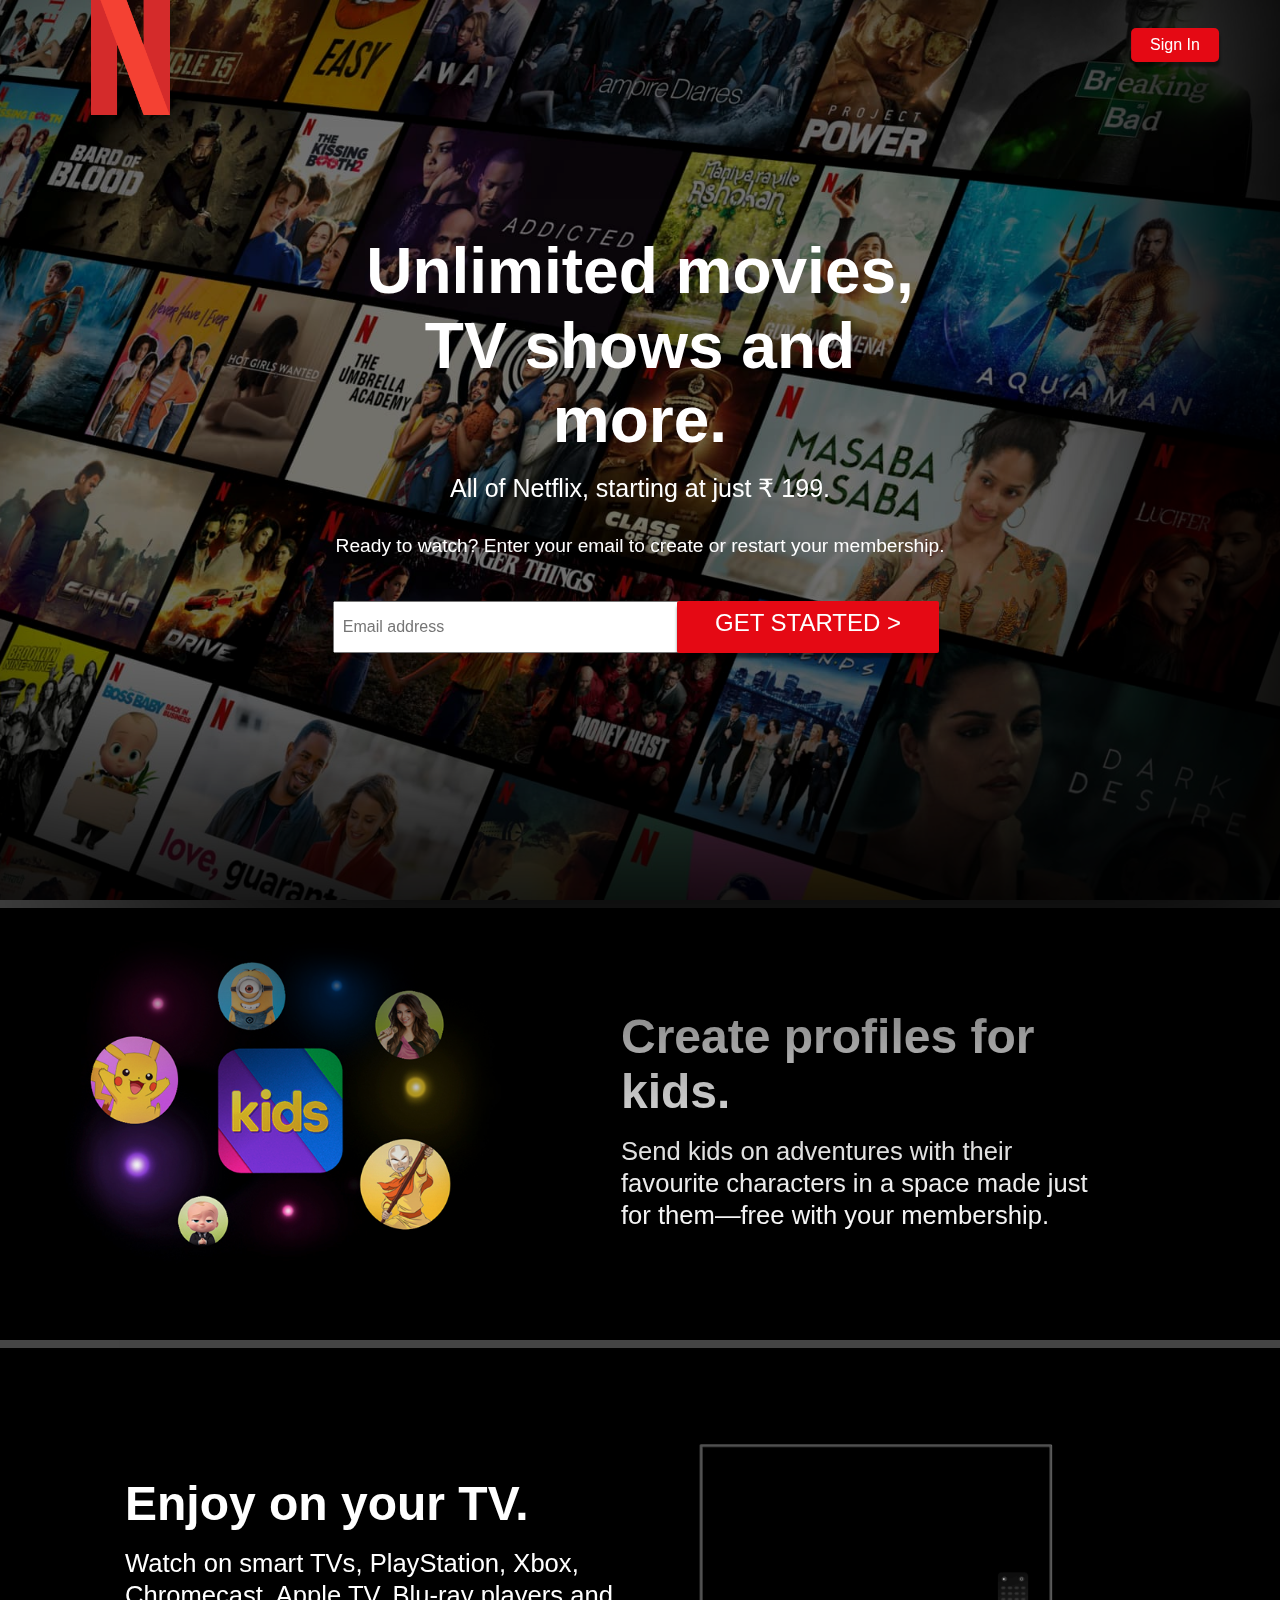
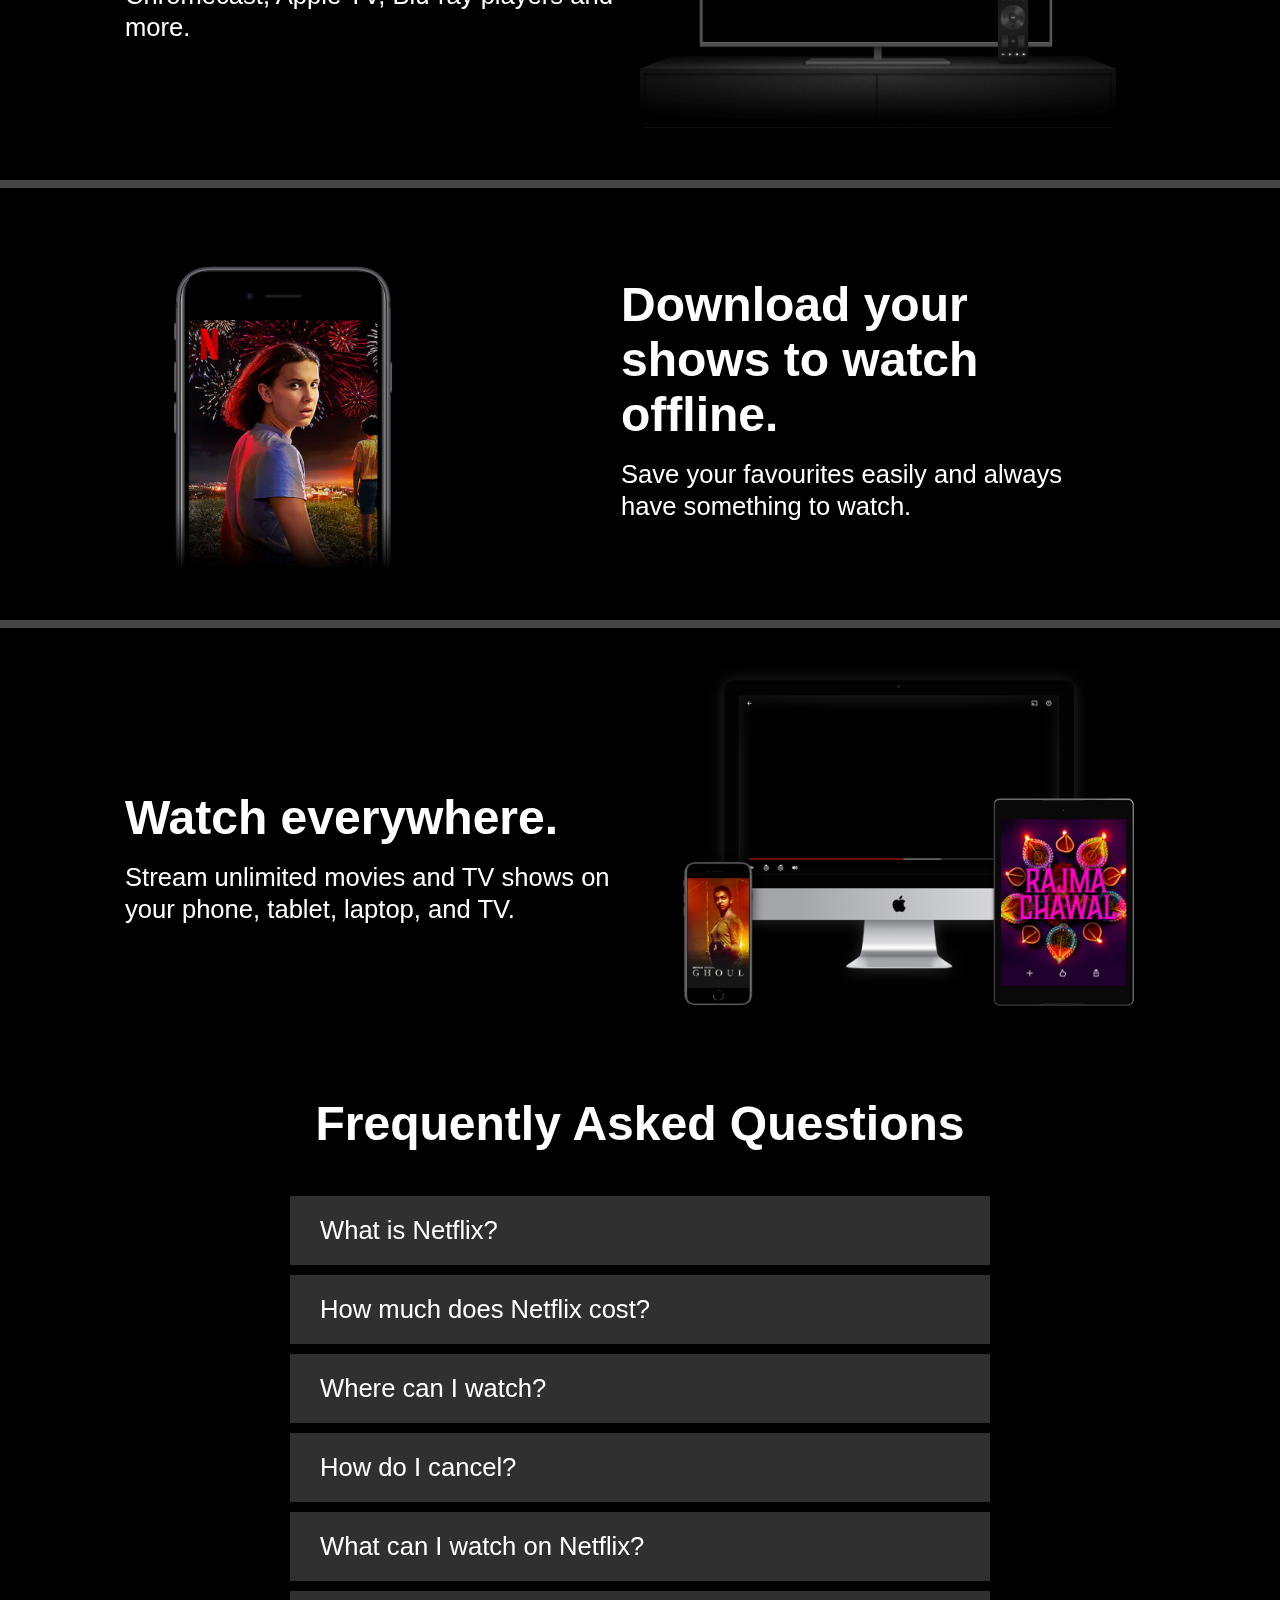
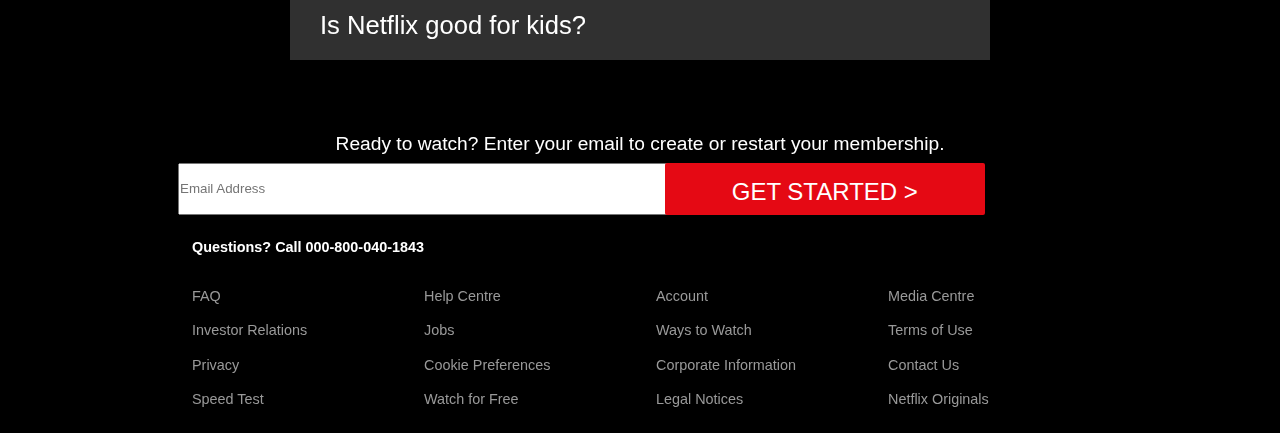
<file: index.html>
<!DOCTYPE html>
<html lang="en">
<head>
    <meta charset="UTF-8">
    <meta name="viewport" content="width=device-width, initial-scale=1.0">
    <link rel="stylesheet" href="style.css">
    <title>Netflix</title>
</head>
<body>
    <header class="showcase">
        <div class="showcase-top">
            <img src="logo.png" alt="Netflix Logo">
            <a href="index1.html" class="btn btn-rounded">Sign In</a>
        </div>
        <div class="showcase-content">
            <h1>Unlimited movies, TV shows and more.</h1>
            <h3>All of Netflix, starting at just ₹ 199.</h3>
            <p>Ready to watch? Enter your email to create or restart your membership.</p>
            <input type="email" name="email" id="mail" placeholder="Email address">
            <a href="#" class="btn btn-lg">GET STARTED ></a>
        </div>
    </header>

    <section class="style-cards">
        <div class="card-0">
            <img src="2.jpg" alt="Netflix Mobile">
            <div class="desc-0">
                <h1>Create profiles for kids.</h1>
                <h3>Send kids on adventures with their favourite characters in a space made just for them—free with your membership.</h3>
            </div>
        </div>
        <div class="card-1">
            <div class="desc-1">
                <h1>Enjoy on your TV.</h1>
                <h3>Watch on smart TVs, PlayStation, Xbox, Chromecast, Apple TV, Blu-ray players and more.</h3>
            </div>
            <img src="tv.png" alt="Netflix TV">
            <video class="video-1" autoplay="" playsinline="" muted="" loop=""><source src="1.m4v" type="video/mp4"></video>
        </div>
        <div class="card-2">
            <img src="3.jpg" alt="Netflix Mobile">
            <div class="desc-2">
                <h1>Download your shows to watch offline.</h1>
                <h3>Save your favourites easily and always have something to watch.</h3>
            </div>
        </div>
        <div class="card-3">
            <div class="desc-3">
                <h1>Watch everywhere.</h1>
                <h3>Stream unlimited movies and TV shows on your phone, tablet, laptop, and TV.</h3>
            </div>
            <img src="4.png" alt="Device-Pile-In">
            <video class="video-2" autoplay="" playsinline="" muted="" loop=""><source src="2.m4v" type="video/mp4"></video>
        </div>
    </section>

    <section class="lastsec">
        <div class="faq">
            <h1>Frequently Asked Questions</h1>
            <ul class="questions">
                <li>What is Netflix?</li>
                <li>How much does Netflix cost?</li>
                <li>Where can I watch?</li>
                <li>How do I cancel?</li>
                <li>What can I watch on Netflix?</li>
                <li>Is Netflix good for kids?</li>
            </ul>
            <p>Ready to watch? Enter your email to create or restart your membership.</p>
            <div class="input">
                <input type="email" name="email" placeholder="Email Address">
                <a href="#" class="btn-rounded"><button>GET STARTED ></button></a>
            </div>
        </div>
    </section>


    <footer class="footer">
        <p>Questions? Call 000-800-040-1843</p>
        <div class="footer-cols">
            <ul>
                <li><a href="#">FAQ</a></li>
                <li><a href="#">Investor Relations</a></li>
                <li><a href="#">Privacy</a></li>
                <li><a href="#">Speed Test</a></li>
            </ul>
            <ul>
                <li><a href="#">Help Centre</a></li>
                <li><a href="#">Jobs</a></li>
                <li><a href="#">Cookie Preferences</a></li>
                <li><a href="#">Watch for Free</a></li>
            </ul>
            <ul>
                <li><a href="#">Account</a></li>
                <li><a href="#">Ways to Watch</a></li>
                <li><a href="#">Corporate Information</a></li>
                <li><a href="#">Legal Notices</a></li>
            </ul>
            <ul>
                <li><a href="#">Media Centre</a></li>
                <li><a href="#">Terms of Use</a></li>
                <li><a href="#">Contact Us</a></li>
                <li><a href="#">Netflix Originals</a></li>
            </ul>
        </div>
    </footer>
</body>
</html>
</file>
<file: style.css>
:root{
    --primary-color: #e50914;
    --dark-color: #141414;
    --light-color: #f4f4f4;
}

*{
    margin: 0;
    padding: 0;
}

body{
    font-family: Arial, Helvetica, sans-serif;
    background: #000000;
    color: #999999;
}

ul{
    list-style: none;
}

h1,h2,h3,h4{
    color: #ffffff;
}

h3{
    font-weight: lighter;
}

a{
    color: #ffffff;
    text-decoration: none;
}

p{
    margin: 0.5rem 0;
    font-weight: bold;
    color: #ffffff;
}

img{
    width: 100%;
}

.showcase{
    width: 100%;
    height: 100vh;
    position: relative;
    background: url("1.jpg") no-repeat center center/cover;
}

.showcase::after{
    content: "";
    position: absolute;
    top: 0;
    left: 0;
    width: 100%;
    height: 100%;
    z-index: 1;
    background: rgba(0, 0, 0, 0.4);
    box-shadow: 120px 100px 250px #000000 , inset -120px -100px 250px #000000;
}

.showcase-top{
    position: relative;
    z-index: 2;
    height: 90px;
}

.showcase-top img{
    width: 140px;
    position: absolute;
    top: 50%;
    left: 0;
    transform: translate(40% , -50%);
}

.showcase-top a{
    position: absolute;
    top: 50%;
    right: 0;
    transform: translate(-60% , -50%);
}

.showcase-content{
    position: relative;
    margin: 0 26%;
    z-index: 2;
    display: flex;
    flex-direction: column;
    justify-content: center;
    text-align: center;
    align-items: center;
    margin-top: 9rem;
}

.showcase-content h1{
    font-weight: 700;
    font-size: 64px;
    margin: 0 30px;
    max-width: 800px;
    line-height: 74.5px;
}

.showcase-content h3{
    color: white;
    font-size: 25px;
    margin: 16px 0;
}

.showcase-content p{
    font-size: 19.2px;
    font-weight: 300;
    padding-top: 0.5rem;
    padding-bottom: 1rem;
}

.showcase-content input{
    position: absolute;
    left: 0;
    bottom: -8vh;
    width: 454px;
    height: 3rem;
    font-size: 1rem;
    padding-left: 0.5rem;
}

.btn{
    display: inline-block;
    background: var(--primary-color);
    color: white;
    padding: 0.5rem 1.2rem;
    font-size: 1rem;
    text-align: center;
    border: none;
    cursor: pointer;
    border-radius: 2px;
    margin-right: 0.5rem;
    outline: none;
    box-shadow: 0 5px 3px rgba(0, 0, 0, 0.45);
}

.btn:hover{
    opacity: 0.9;
}

.btn-rounded{
    border-radius: 5px;
}

.showcase-content .btn-lg{
    position: absolute;
    right: 0;
    bottom: -8vh;
    padding: 0.5rem 1.2rem;
    font-size: 1.5rem;
    text-transform: uppercase;
    height: 36px;
    width: 14rem;
}

.card-0 , 
.card-1,
.card-2,
.card-3{
    border-top: 8px rgb(69, 69, 69) solid;
    padding: 50px;
}

.card-0{
    position: relative;
    display: inline-grid;
    grid-template-columns: 40% 50%;
    text-align: left;
    align-items: center;
    padding: 25px 45px 50px;
}

.desc-0{
    padding-left: 100px;
}

.card-1{
    position: relative;
    display: inline-grid;
    grid-template-columns: 50% 40%;
    text-align: left;
    align-items: center;
    padding: 25px 45px 50px;
}

.desc-1{
    padding-left: 80px;
}

.style-cards h1{
    font-size: 3rem;
    padding: 1rem;
    padding-left: 0;
}

.style-cards h3{
    font-size: 1.6rem;
    line-height: 2rem;
}

.card-1 video{
    position: relative;
    width: 100%;
    height: 54%;
    grid-column: 2/2;
    grid-row: 1/2;
    z-index: -1;
}

.card-1 img{
    grid-column: 2/2;
    grid-row: 1/2;
}

.card-2{
    position: relative;
    display: inline-grid;
    grid-template-columns: 40% 50%;
    text-align: left;
    align-items: center;
    padding: 25px 45px 50px;
}

.desc-2{
    padding-left: 100px;
}

.card-3{
    position: relative;
    display: inline-grid;
    grid-template-columns: 50% 40%;
    text-align: left;
    align-items: center;
    padding: 25px 45px 50px;
}

.desc-3{
    padding-left: 80px;
    padding-right: 20px;
}

.card-3 img{
    width: 110%;
    grid-column: 2/2;
    grid-row: 1/2;
}

.card-3 video{
    position: relative;
    top: -87px;
    left: 125px;
    width: 65%;
    height: 78%;
    grid-column: 2/2;
    grid-row: 1/2;
    z-index: -1;
}

.faq{
    text-align: center;
}

.faq h1{
    padding-bottom: 40px;
    font-size: 3rem;
}

.questions{
    display: flex;
    flex-direction: column;
    flex-basis: 40%;
    align-items: center;
}

.questions li{
    padding: 20px 30px;
    margin: 5px;
    font-size: 1.6rem;
    background-color: #303030;
    color: white;
    text-align: left;
    width: 50%;
}

.faq p{
    padding-top: 60px;
    font-size: 1.2rem;
    font-weight: 200;
}

.input{
    display: inline-grid;
    align-items: center;
    grid-template-columns: 50% 40%;
}

.input input{
    width: 600px;
    height: 3rem;
}

.input button{
    height: 3.25rem;
    width: 320px;
    left: 20px;
    text-align: center;
    background-color: var(--primary-color);
    font-size: 1.5rem;
    padding: 15px 32px;
    border: none;
    border-radius: 2px;
    color: white;
}

.footer{
    max-width: 70%;
    margin: 1rem auto;
    overflow: auto;
}

.footer ,
.footer a{
    color: #999999;
    font-size: 0.9rem;
}

.footer p{
    margin-bottom: 1.5rem;
}

.footer .footer-cols{
    display: grid;
    grid-template-columns: repeat(4 , 1fr);
    grid-gap: 2rem;
}

.footer li{
    line-height: 2.4;
}
</file>
